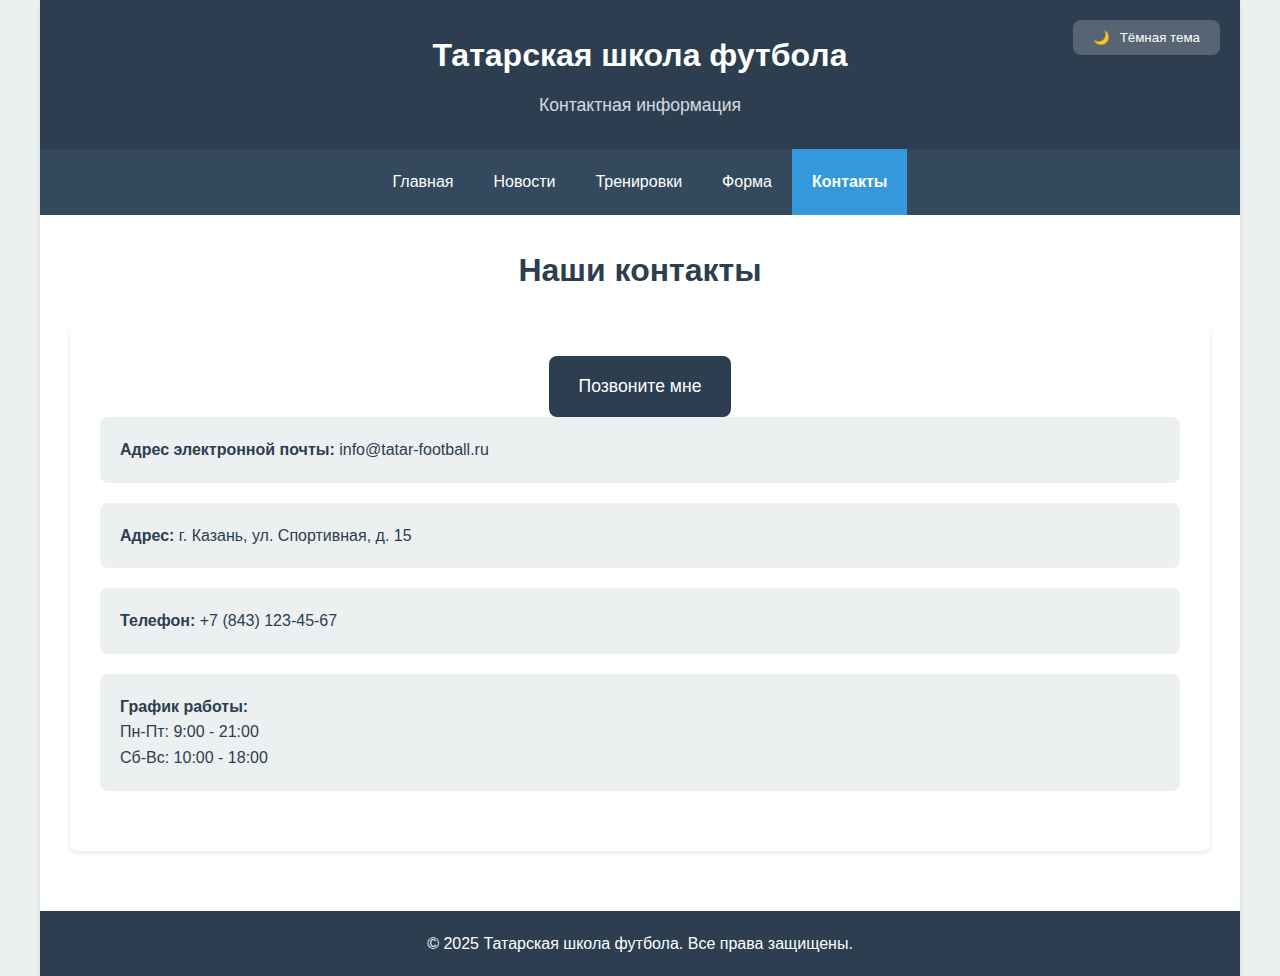
<file: pages/contacts.html>
<!DOCTYPE html>
<html lang="ru">
<head>
    <meta charset="UTF-8">
    <meta name="viewport" content="width=device-width, initial-scale=1.0">
    <title>Контакты - Татарская школа футбола</title>
    <meta name="description" content="Контакты Татарской школы футбола">
    <link rel="icon" href="../assets/favicon.ico" type="image/x-icon">
    <link rel="stylesheet" href="../style/styles.css">
</head>
<body data-theme="light">
    <div class="page">
        <header class="header">
            <div class="header__content">
                <h1 class="header__title">Татарская школа футбола</h1>
                <p class="header__subtitle">Контактная информация</p>
                <button class="theme-toggle" id="themeToggle">
                    <span class="theme-toggle__icon">🌙</span>
                    <span class="theme-toggle__text">Тёмная тема</span>
                </button>
            </div>
        </header>
        
        <nav class="nav">
            <ul class="nav__list">
                <li class="nav__item"><a href="../index.html" class="nav__link">Главная</a></li>
                <li class="nav__item"><a href="news.html" class="nav__link">Новости</a></li>
                <li class="nav__item"><a href="practices.html" class="nav__link">Тренировки</a></li>
                <li class="nav__item"><a href="goods.html" class="nav__link">Форма</a></li>
                <li class="nav__item nav__item--active"><a href="contacts.html" class="nav__link">Контакты</a></li>
            </ul>
        </nav>

        <main class="main">
            <h1 class="page-title">Наши контакты</h1>
            
            <div class="contacts-container">
                <button class="call-button" onclick="document.getElementById('contactModal').showModal()">
                    Позвоните мне
                </button>
                
                <div class="contact-info">
                    <div class="contact-item">
                        <strong>Адрес электронной почты:</strong> info@tatar-football.ru
                    </div>
                    <div class="contact-item">
                        <strong>Адрес:</strong> г. Казань, ул. Спортивная, д. 15
                    </div>
                    <div class="contact-item">
                        <strong>Телефон:</strong> +7 (843) 123-45-67
                    </div>
                    <div class="contact-item">
                        <strong>График работы:</strong><br>
                        Пн-Пт: 9:00 - 21:00<br>
                        Сб-Вс: 10:00 - 18:00
                    </div>
                </div>
            </div>
        </main>

        <footer class="footer">
            <div class="footer__content">
                &copy; 2025 Татарская школа футбола. Все права защищены.
            </div>
        </footer>

        <dialog id="contactModal">
            <div class="modal-header">
                <h2>Форма обратной связи</h2>
            </div>

            <div class="modal-content">
                <form id="feedbackForm">
                    <div class="form-group">
                        <label for="name">Имя <span class="required">*</span></label>
                        <input type="text" id="name" name="name" required placeholder="Введите ваше имя">
                    </div>
                    
                    <div class="form-group">
                        <label for="phone">Телефон <span class="required">*</span></label>
                        <input type="tel" id="phone" name="phone" required placeholder="+7 (XXX) XXX-XX-XX">
                    </div>
                    
                    <div class="form-group">
                        <label for="email">Электронная почта <span class="required">*</span></label>
                        <input type="email" id="email" name="email" required placeholder="example@mail.ru">
                    </div>
                    
                    <div class="form-group">
                        <label for="category">Категория обращения <span class="required">*</span></label>
                        <select id="category" name="category" required>
                            <option value="">Выберите категорию</option>
                            <option value="training">Запись на тренировки</option>
                            <option value="equipment">Покупка формы</option>
                            <option value="cooperation">Сотрудничество</option>
                            <option value="question">Вопрос тренеру</option>
                            <option value="other">Другое</option>
                        </select>
                    </div>
                    
                    <div class="form-group">
                        <label for="message">Текст обращения <span class="required">*</span></label>
                        <textarea id="message" name="message" required placeholder="Опишите вашу проблему или вопрос..."></textarea>
                    </div>

                    <div class="modal-actions">
                        <button type="button" class="btn btn-secondary" onclick="clearForm()">Отмена</button>
                        <button type="button" class="btn btn-primary" onclick="submitForm()">Отправить</button>
                    </div>
                </form>
            </div>
        </dialog>

        
        <script src="../src/script.js"></script>
    </div>
</body>
</html>
</file>
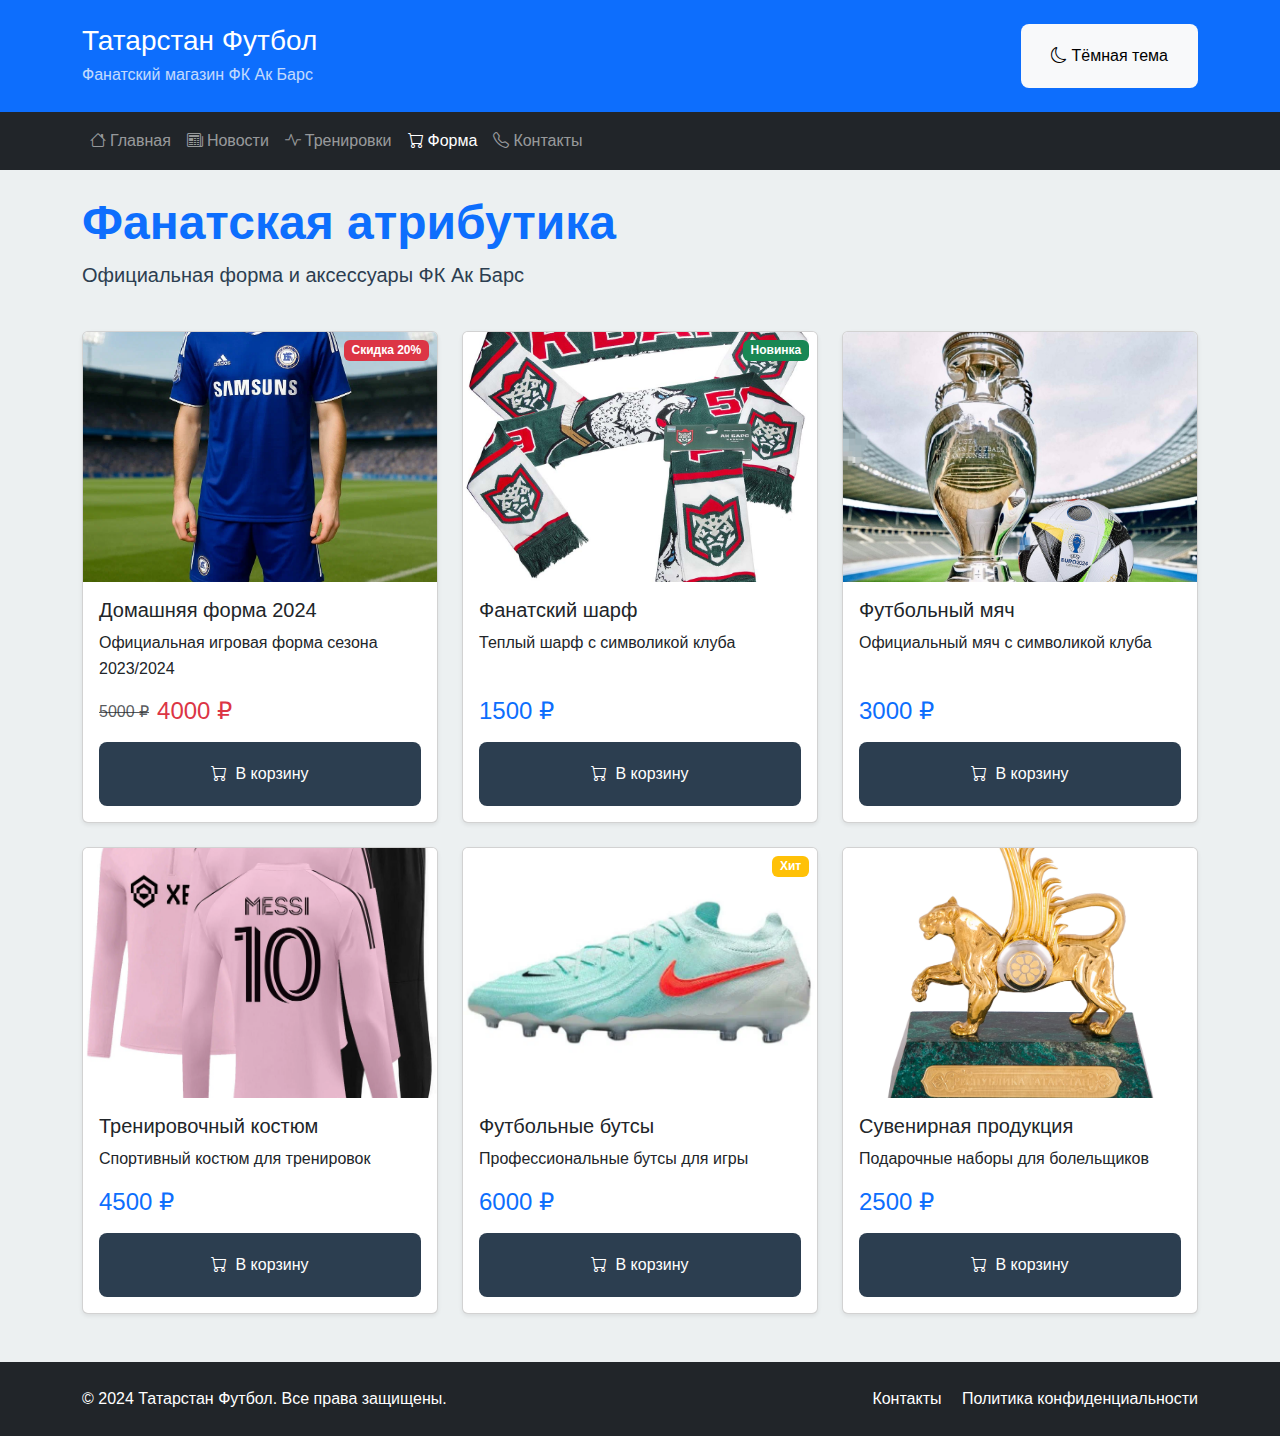
<file: pages/goods.html>
<!-- <!DOCTYPE html>
<html lang="ru">
<head>
    <meta charset="UTF-8">
    <meta name="viewport" content="width=device-width, initial-scale=1.0">
    <title>Магазин - Татарстан Футбол</title>
    <link href="https://cdn.jsdelivr.net/npm/bootstrap@5.3.2/dist/css/bootstrap.min.css" rel="stylesheet">
    <link rel="stylesheet" href="https://cdn.jsdelivr.net/npm/bootstrap-icons@1.11.1/font/bootstrap-icons.css">
    <link rel="stylesheet" href="../style/styles.css">
</head>
<body data-theme="light">
    <div class="page">
        <header class="header">
            <div class="header__content">
                <h1 class="header__title">Фанатский магазин</h1>
                <p class="header__subtitle">Официальная атрибутика ФК Ак Барс</p>
                <button class="theme-toggle" id="themeToggle">
                    <span class="theme-toggle__icon">🌙</span>
                    <span class="theme-toggle__text">Тёмная тема</span>
                </button>
            </div>
        </header>

        <nav class="nav">
            <ul class="nav__list">
                <li class="nav__item"><a href="../index.html" class="nav__link">Главная</a></li>
                <li class="nav__item"><a href="news.html" class="nav__link">Новости</a></li>
                <li class="nav__item"><a href="practices.html" class="nav__link">Тренировки</a></li>
                <li class="nav__item nav__item--active"><a href="goods.html" class="nav__link">Форма</a></li>
                <li class="nav__item"><a href="contacts.html" class="nav__link">Контакты</a></li>
            </ul>
        </nav>

        <main class="main">
            <h1 class="page-title">Фанатская атрибутика</h1>
            
            <div class="products__grid">
                
                <div class="product-card product-card--sale">
                    <div class="product-card__badge">Скидка 20%</div>
                    <img class="product-card__image" src="../images/footforma.webp" alt="Игровая форма">
                    <h3 class="product-card__title">Домашняя форма 2024</h3>
                    <p class="product-card__desc">Официальная игровая форма сезона 2023/2024</p>
                    <div class="product-card__price">
                        <span class="product-card__price-old">5000 ₽</span>
                        <span class="product-card__price-current">4000 ₽</span>
                    </div>
                    <button class="product-card__button">
                        <i class="bi bi-cart"></i> В корзину
                    </button>
                </div>

                <div class="product-card product-card--new">
                    <div class="product-card__badge">Новинка</div>
                    <img class="product-card__image" src="../images/warf.jpg" alt="Фанатский шарф">
                    <h3 class="product-card__title">Фанатский шарф</h3>
                    <p class="product-card__desc">Теплый шарф с символикой клуба</p>
                    <div class="product-card__price">
                        <span class="product-card__price-current">1500 ₽</span>
                    </div>
                    <button class="product-card__button">
                        <i class="bi bi-cart"></i> В корзину
                    </button>
                </div>

                <div class="product-card">
                    <img class="product-card__image" src="../images/bol.jpg" alt="Бейсболка">
                    <h3 class="product-card__title">Футбольный мяч</h3>
                    <p class="product-card__desc">Официальный мяч с символикой клуба</p>
                    <div class="product-card__price">
                        <span class="product-card__price-current">3000 ₽</span>
                    </div>
                    <button class="product-card__button">
                        <i class="bi bi-cart"></i> В корзину
                    </button>
                </div>

                <div class="product-card">
                    <img class="product-card__image" src="../images/kostum.webp" alt="Рюкзак">
                    <h3 class="product-card__title">Тренировочный костюм</h3>
                    <p class="product-card__desc">Спортивный костюм для тренировок</p>
                    <div class="product-card__price">
                        <span class="product-card__price-current">4500 ₽</span>
                    </div>
                    <button class="product-card__button">
                        <i class="bi bi-cart"></i> В корзину
                    </button>
                </div>

                <div class="product-card">
                    <div class="product-card__badge">Хит</div>
                    <img class="product-card__image" src="../images/cross.webp" alt="Мяч">
                    <h3 class="product-card__title">Футбольные бутсы</h3>
                    <p class="product-card__desc">Профессиональные бутсы для игры</p>
                    <div class="product-card__price">
                        <span class="product-card__price-current">6000 ₽</span>
                    </div>
                    <button class="product-card__button">
                        <i class="bi bi-cart"></i> В корзину
                    </button>
                </div>

                <div class="product-card">
                    <img class="product-card__image" src="../images/souvenirs.webp" alt="Термос">
                    <h3 class="product-card__title">Сувенирная продукция</h3>
                    <p class="product-card__desc">Подарочные наборы для болельщиков</p>
                    <div class="product-card__price">
                        <span class="product-card__price-current">2500 ₽</span>
                    </div>
                    <button class="product-card__button">
                        <i class="bi bi-cart"></i> В корзину
                    </button>
                </div>
            </div>
        </main>

        <footer class="footer">
            <div class="footer__content">
                &copy; 2024 Татарстан Футбол. Все права защищены.
            </div>
        </footer>
    </div>

    <script src="https://cdn.jsdelivr.net/npm/bootstrap@5.3.2/dist/js/bootstrap.bundle.min.js"></script>
    <script src="../script.js"></script>
</body>
</html> -->
<!DOCTYPE html>
<html lang="ru">
<head>
    <meta charset="UTF-8">
    <meta name="viewport" content="width=device-width, initial-scale=1.0">
    <title>Магазин - Татарстан Футбол</title>
    <link href="https://cdn.jsdelivr.net/npm/bootstrap@5.3.2/dist/css/bootstrap.min.css" rel="stylesheet">
    <link rel="stylesheet" href="https://cdn.jsdelivr.net/npm/bootstrap-icons@1.11.1/font/bootstrap-icons.css">
    <link rel="stylesheet" href="../style/styles.css">
</head>
<body data-theme="light">
    <div class="container-fluid p-0">
        <header class="bg-primary text-white py-4">
            <div class="container">
                <div class="row align-items-center">
                    <div class="col">
                        <h1 class="h3 mb-1">Татарстан Футбол</h1>
                        <p class="mb-0 opacity-75">Фанатский магазин ФК Ак Барс</p>
                    </div>
                    <div class="col-auto">
                        <button class="btn btn-light btn-sm" id="themeToggle">
                            <i class="bi bi-moon"></i> Тёмная тема
                        </button>
                    </div>
                </div>
            </div>
        </header>
        
        <nav class="navbar navbar-expand-lg navbar-dark bg-dark">
            <div class="container">
                <button class="navbar-toggler" type="button" data-bs-toggle="collapse" data-bs-target="#navbarNav">
                    <span class="navbar-toggler-icon"></span>
                </button>
                <div class="collapse navbar-collapse" id="navbarNav">
                    <ul class="navbar-nav">
                        <li class="nav-item">
                            <a class="nav-link" href="../index.html">
                                <i class="bi bi-house me-1"></i>Главная
                            </a>
                        </li>
                        <li class="nav-item">
                            <a class="nav-link" href="news.html">
                                <i class="bi bi-newspaper me-1"></i>Новости
                            </a>
                        </li>
                        <li class="nav-item">
                            <a class="nav-link" href="practices.html">
                                <i class="bi bi-activity me-1"></i>Тренировки
                            </a>
                        </li>
                        <li class="nav-item active">
                            <a class="nav-link active" href="goods_bootstrap.html">
                                <i class="bi bi-cart me-1"></i>Форма
                            </a>
                        </li>
                        <li class="nav-item">
                            <a class="nav-link" href="contacts.html">
                                <i class="bi bi-telephone me-1"></i>Контакты
                            </a>
                        </li>
                    </ul>
                </div>
            </div>
        </nav>
        
        <main class="container my-4">
            <div class="row mb-4">
                <div class="col">
                    <h1 class="display-5 fw-bold text-primary">Фанатская атрибутика</h1>
                    <p class="lead">Официальная форма и аксессуары ФК Ак Барс</p>
                </div>
            </div>
            
            <div class="row g-4">
               
                <div class="col-md-6 col-lg-4">
                    <div class="card h-100 shadow-sm">
                        <span class="badge bg-danger position-absolute top-0 end-0 m-2">Скидка 20%</span>
                        <img src="../images/footforma.webp" class="card-img-top" alt="Домашняя форма" style="height: 250px; object-fit: cover;">
                        <div class="card-body d-flex flex-column">
                            <h5 class="card-title">Домашняя форма 2024</h5>
                            <p class="card-text flex-grow-1">Официальная игровая форма сезона 2023/2024</p>
                            <div class="mt-auto">
                                <div class="d-flex align-items-center mb-3">
                                    <span class="text-muted text-decoration-line-through me-2">5000 ₽</span>
                                    <span class="h4 text-danger mb-0">4000 ₽</span>
                                </div>
                                <button class="btn btn-primary w-100">
                                    <i class="bi bi-cart me-2"></i>В корзину
                                </button>
                            </div>
                        </div>
                    </div>
                </div>
                
                
                <div class="col-md-6 col-lg-4">
                    <div class="card h-100 shadow-sm">
                        <span class="badge bg-success position-absolute top-0 end-0 m-2">Новинка</span>
                        <img src="../images/warf.jpg" class="card-img-top" alt="Фанатский шарф" style="height: 250px; object-fit: cover;">
                        <div class="card-body d-flex flex-column">
                            <h5 class="card-title">Фанатский шарф</h5>
                            <p class="card-text flex-grow-1">Теплый шарф с символикой клуба</p>
                            <div class="mt-auto">
                                <div class="mb-3">
                                    <span class="h4 text-primary">1500 ₽</span>
                                </div>
                                <button class="btn btn-primary w-100">
                                    <i class="bi bi-cart me-2"></i>В корзину
                                </button>
                            </div>
                        </div>
                    </div>
                </div>
                
                <div class="col-md-6 col-lg-4">
                    <div class="card h-100 shadow-sm">
                        <img src="../images/bol.jpg" class="card-img-top" alt="Футбольный мяч" style="height: 250px; object-fit: cover;">
                        <div class="card-body d-flex flex-column">
                            <h5 class="card-title">Футбольный мяч</h5>
                            <p class="card-text flex-grow-1">Официальный мяч с символикой клуба</p>
                            <div class="mt-auto">
                                <div class="mb-3">
                                    <span class="h4 text-primary">3000 ₽</span>
                                </div>
                                <button class="btn btn-primary w-100">
                                    <i class="bi bi-cart me-2"></i>В корзину
                                </button>
                            </div>
                        </div>
                    </div>
                </div>

          
                <div class="col-md-6 col-lg-4">
                    <div class="card h-100 shadow-sm">
                        <img src="../images/kostum.webp" class="card-img-top" alt="Тренировочный костюм" style="height: 250px; object-fit: cover;">
                        <div class="card-body d-flex flex-column">
                            <h5 class="card-title">Тренировочный костюм</h5>
                            <p class="card-text flex-grow-1">Спортивный костюм для тренировок</p>
                            <div class="mt-auto">
                                <div class="mb-3">
                                    <span class="h4 text-primary">4500 ₽</span>
                                </div>
                                <button class="btn btn-primary w-100">
                                    <i class="bi bi-cart me-2"></i>В корзину
                                </button>
                            </div>
                        </div>
                    </div>
                </div>

           
                <div class="col-md-6 col-lg-4">
                    <div class="card h-100 shadow-sm">
                        <span class="badge bg-warning position-absolute top-0 end-0 m-2">Хит</span>
                        <img src="../images/cross.webp" class="card-img-top" alt="Футбольные бутсы" style="height: 250px; object-fit: cover;">
                        <div class="card-body d-flex flex-column">
                            <h5 class="card-title">Футбольные бутсы</h5>
                            <p class="card-text flex-grow-1">Профессиональные бутсы для игры</p>
                            <div class="mt-auto">
                                <div class="mb-3">
                                    <span class="h4 text-primary">6000 ₽</span>
                                </div>
                                <button class="btn btn-primary w-100">
                                    <i class="bi bi-cart me-2"></i>В корзину
                                </button>
                            </div>
                        </div>
                    </div>
                </div>

               
                <div class="col-md-6 col-lg-4">
                    <div class="card h-100 shadow-sm">
                        <img src="../images/souvenirs.webp" class="card-img-top" alt="Сувенирная продукция" style="height: 250px; object-fit: cover;">
                        <div class="card-body d-flex flex-column">
                            <h5 class="card-title">Сувенирная продукция</h5>
                            <p class="card-text flex-grow-1">Подарочные наборы для болельщиков</p>
                            <div class="mt-auto">
                                <div class="mb-3">
                                    <span class="h4 text-primary">2500 ₽</span>
                                </div>
                                <button class="btn btn-primary w-100">
                                    <i class="bi bi-cart me-2"></i>В корзину
                                </button>
                            </div>
                        </div>
                    </div>
                </div>
            </div>
        </main>
        
        <footer class="bg-dark text-white py-4 mt-5">
            <div class="container">
                <div class="row align-items-center">
                    <div class="col-md-6">
                        <p class="mb-0">&copy; 2024 Татарстан Футбол. Все права защищены.</p>
                    </div>
                    <div class="col-md-6 text-md-end">
                        <a href="contacts.html" class="text-white text-decoration-none me-3">Контакты</a>
                        <a href="#" class="text-white text-decoration-none">Политика конфиденциальности</a>
                    </div>
                </div>
            </div>
        </footer>
    </div>

    <script src="https://cdn.jsdelivr.net/npm/bootstrap@5.3.2/dist/js/bootstrap.bundle.min.js"></script>
    <script src="../src/script.js"></script>
</body>
</html>
</file>
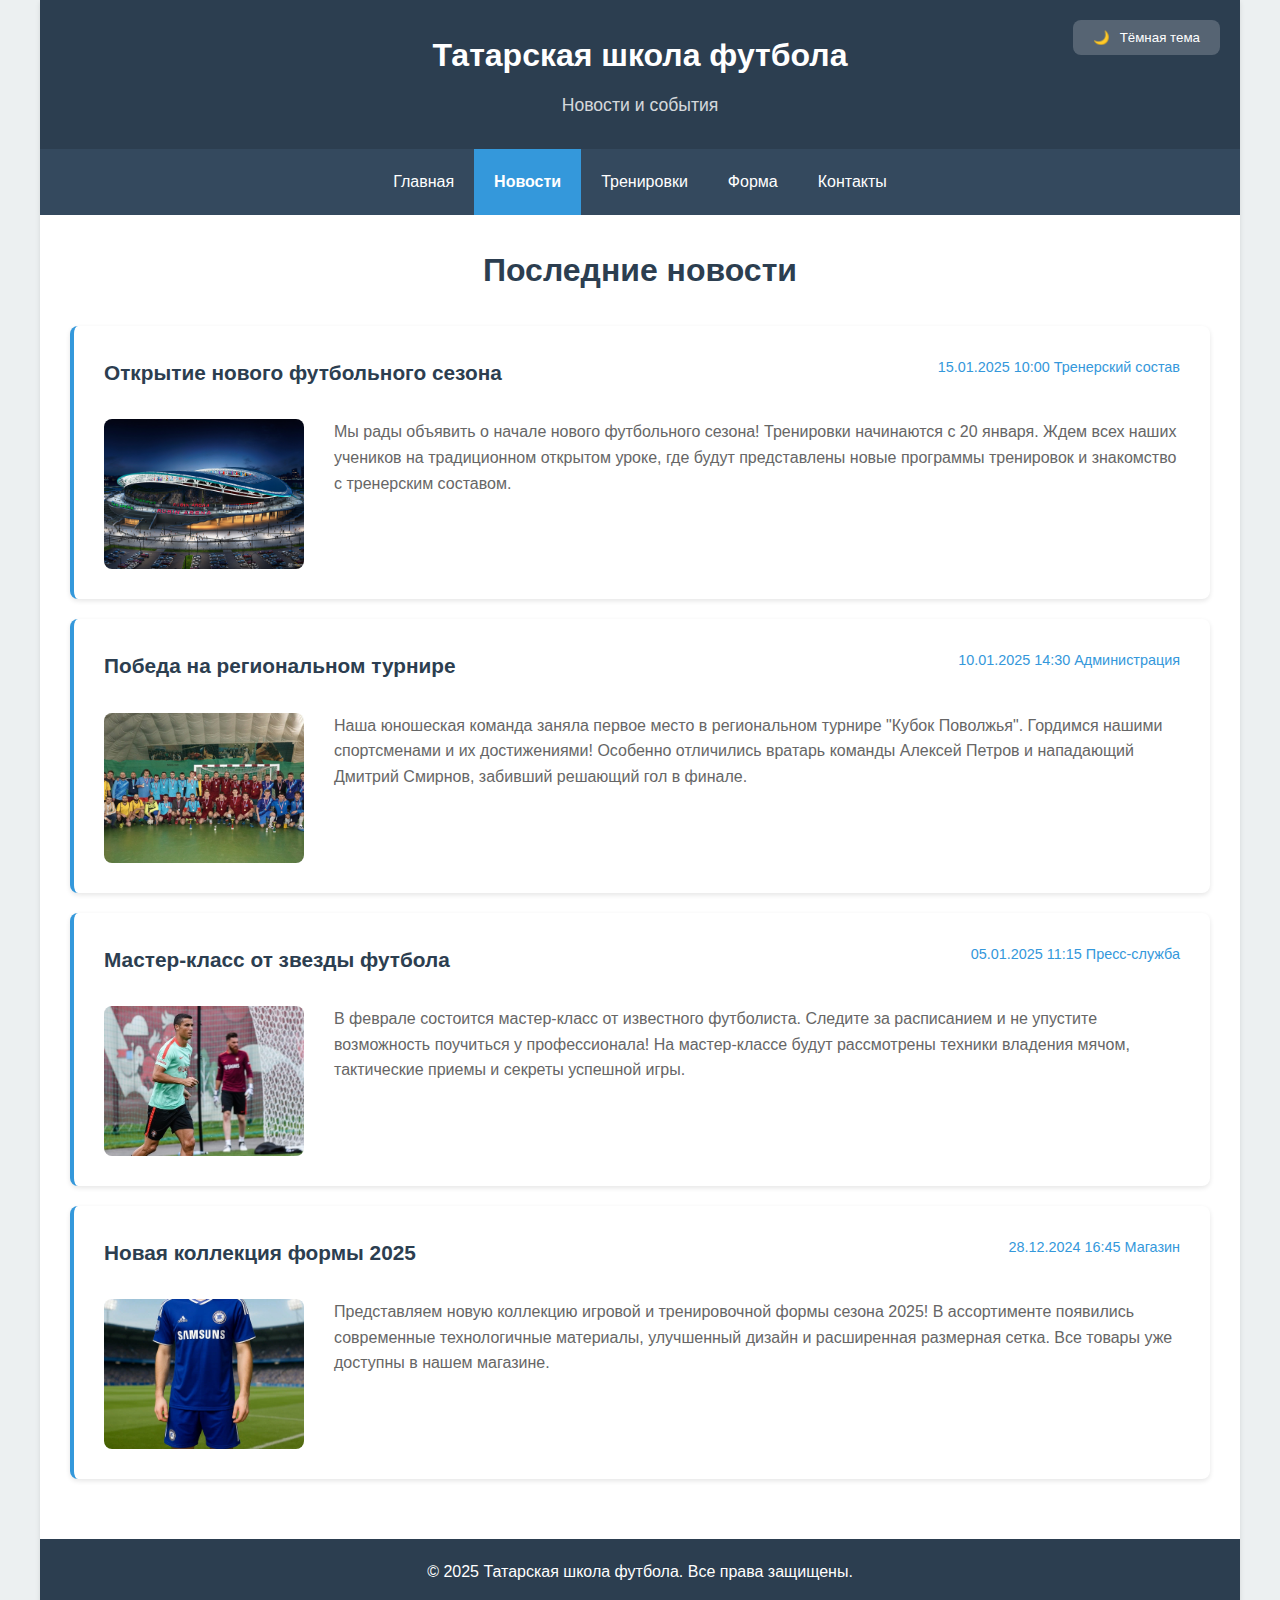
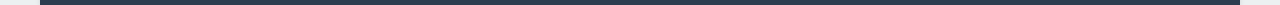
<file: pages/news.html>
<!DOCTYPE html>
<html lang="ru">
<head>
    <meta charset="UTF-8">
    <meta name="viewport" content="width=device-width, initial-scale=1.0">
    <title>Новости - Татарская школа футбола</title>
    <meta name="description" content="Новости и события Татарской школы футбола">
    <link rel="icon" href="../assets/favicon.ico" type="image/x-icon">
    <link rel="stylesheet" href="../style/styles.css">
</head>
<body data-theme="light">
    <div class="page">
        <header class="header">
            <div class="header__content">
                <h1 class="header__title">Татарская школа футбола</h1>
                <p class="header__subtitle">Новости и события</p>
                <button class="theme-toggle" id="themeToggle">
                    <span class="theme-toggle__icon">🌙</span>
                    <span class="theme-toggle__text">Тёмная тема</span>
                </button>
            </div>
        </header>
        
        <nav class="nav">
            <ul class="nav__list">
                <li class="nav__item"><a href="../index.html" class="nav__link">Главная</a></li>
                <li class="nav__item nav__item--active"><a href="news.html" class="nav__link">Новости</a></li>
                <li class="nav__item"><a href="practices.html" class="nav__link">Тренировки</a></li>
                <li class="nav__item"><a href="goods.html" class="nav__link">Форма</a></li>
                <li class="nav__item"><a href="contacts.html" class="nav__link">Контакты</a></li>
            </ul>
        </nav>

        <main class="main">
            <h1 class="page-title">Последние новости</h1>
            
            <div class="news-container">
                <div class="news-item">
                    <div class="news-item__header">
                        <h2 class="news-title">Открытие нового футбольного сезона</h2>
                        <span class="news-meta">15.01.2025 10:00 Тренерский состав</span>
                    </div>
                    <div class="news-item__content">
                        <img src="../images/arena.jpg" alt="Открытие сезона" class="news-item__image">
                        <p class="news-text">Мы рады объявить о начале нового футбольного сезона! Тренировки начинаются с 20 января. 
                           Ждем всех наших учеников на традиционном открытом уроке, где будут представлены новые программы тренировок 
                           и знакомство с тренерским составом.</p>
                    </div>
                </div>
                
                <div class="news-item">
                    <div class="news-item__header">
                        <h2 class="news-title">Победа на региональном турнире</h2>
                        <span class="news-meta">10.01.2025 14:30 Администрация</span>
                    </div>
                    <div class="news-item__content">
                        <img src="../images/kybok.jpg" alt="Победа на турнире" class="news-item__image">
                        <p class="news-text">Наша юношеская команда заняла первое место в региональном турнире "Кубок Поволжья". 
                           Гордимся нашими спортсменами и их достижениями! Особенно отличились вратарь команды Алексей Петров 
                           и нападающий Дмитрий Смирнов, забивший решающий гол в финале.</p>
                    </div>
                </div>
                
                <div class="news-item">
                    <div class="news-item__header">
                        <h2 class="news-title">Мастер-класс от звезды футбола</h2>
                        <span class="news-meta">05.01.2025 11:15 Пресс-служба</span>
                    </div>
                    <div class="news-item__content">
                        <img src="../images/star.jpg" alt="Мастер-класс" class="news-item__image">
                        <p class="news-text">В феврале состоится мастер-класс от известного футболиста. Следите за расписанием 
                           и не упустите возможность поучиться у профессионала! На мастер-классе будут рассмотрены техники владения мячом, 
                           тактические приемы и секреты успешной игры.</p>
                    </div>
                </div>

                <div class="news-item">
                    <div class="news-item__header">
                        <h2 class="news-title">Новая коллекция формы 2025</h2>
                        <span class="news-meta">28.12.2024 16:45 Магазин</span>
                    </div>
                    <div class="news-item__content">
                        <img src="../images/footforma.webp" alt="Новая форма" class="news-item__image">
                        <p class="news-text">Представляем новую коллекцию игровой и тренировочной формы сезона 2025! 
                           В ассортименте появились современные технологичные материалы, улучшенный дизайн и расширенная размерная сетка. 
                           Все товары уже доступны в нашем магазине.</p>
                    </div>
                </div>
            </div>
        </main>

        <footer class="footer">
            <div class="footer__content">
                &copy; 2025 Татарская школа футбола. Все права защищены.
            </div>
        </footer>
    </div>
    
    <script src="../src/script.js"></script>
</body>
</html>
</file>
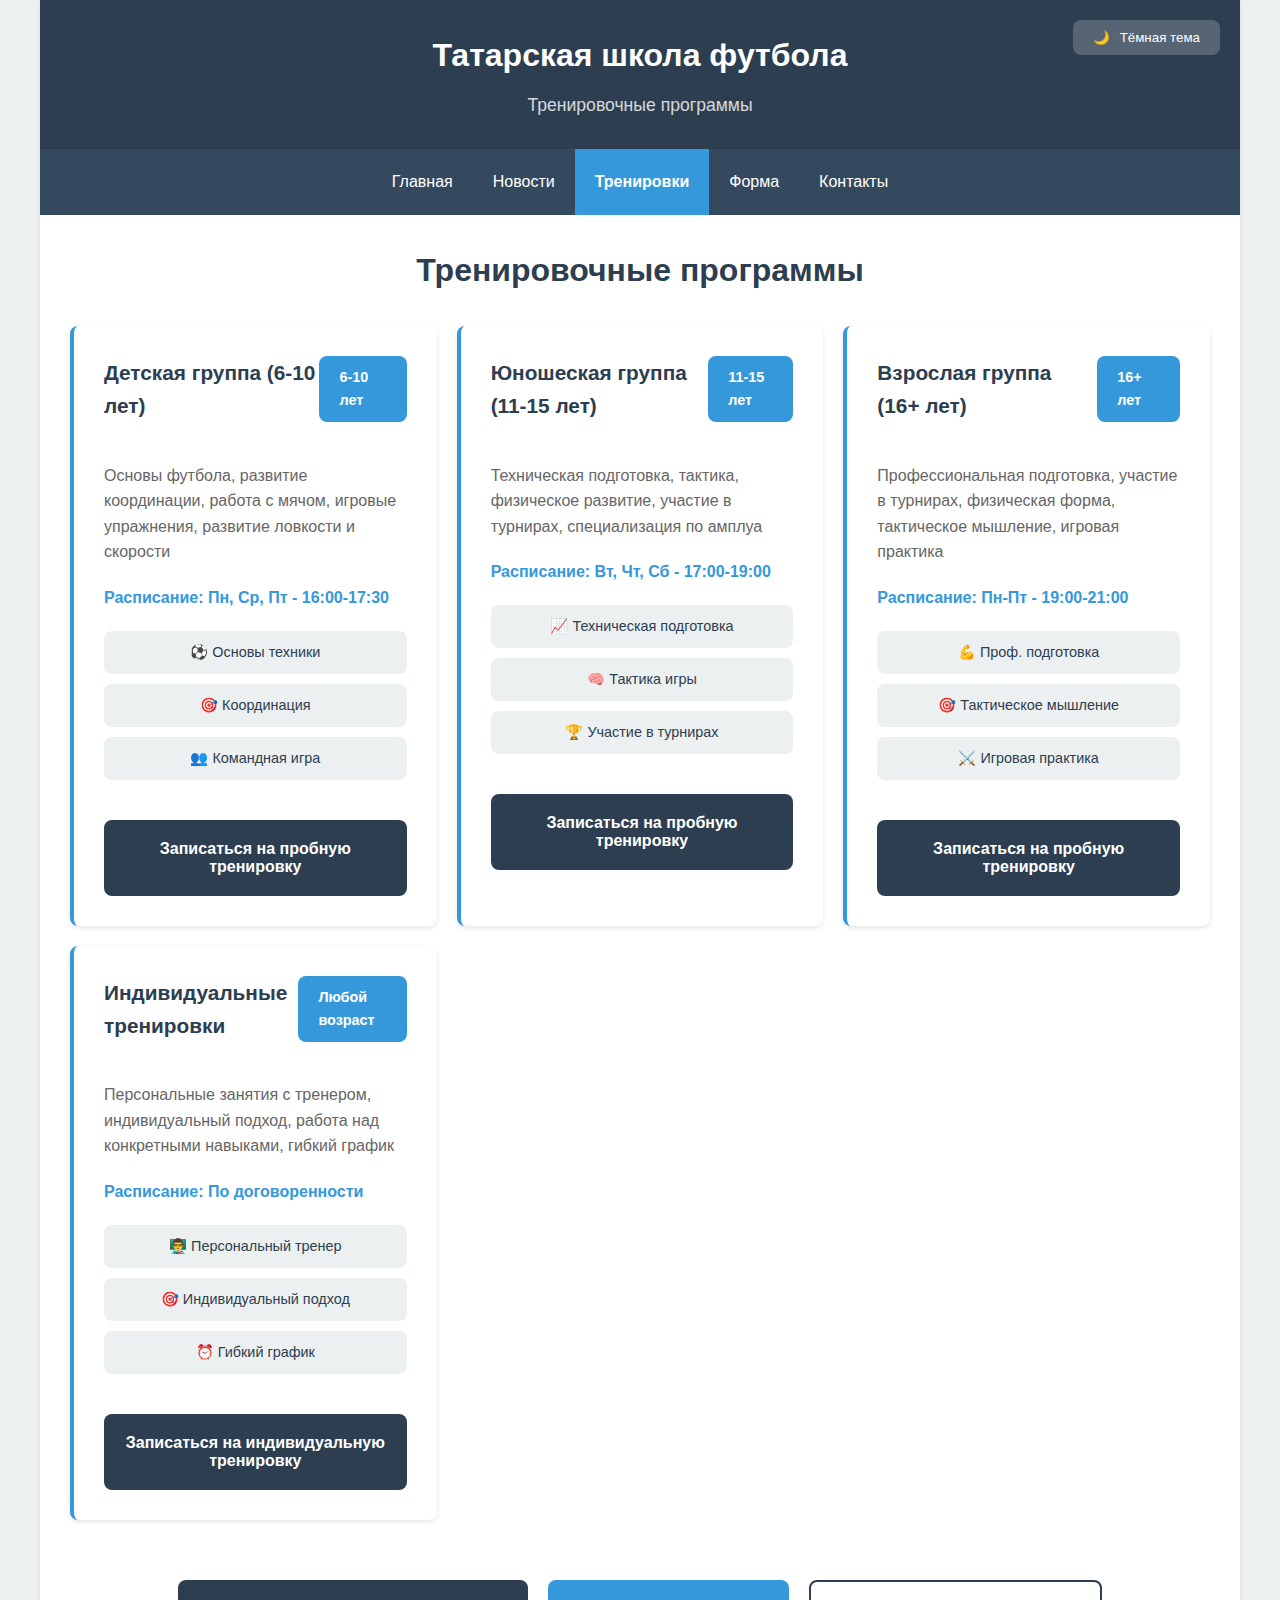
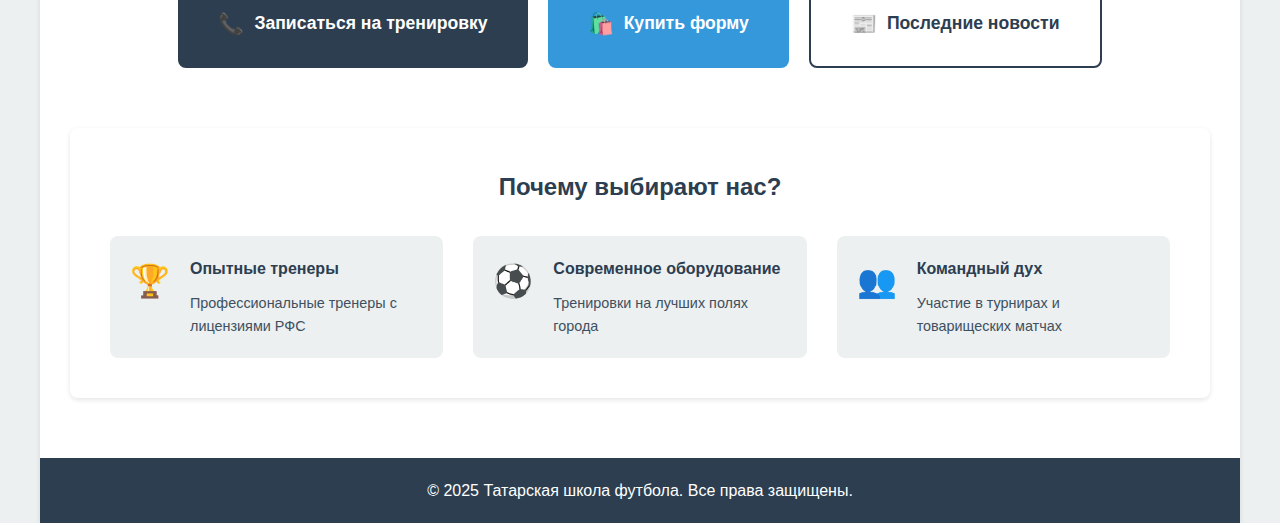
<file: pages/practices.html>
<!DOCTYPE html>
<html lang="ru">
<head>
    <meta charset="UTF-8">
    <meta name="viewport" content="width=device-width, initial-scale=1.0">
    <title>Тренировки - Татарская школа футбола</title>
    <meta name="description" content="Тренировочные программы Татарской школы футбола">
    <link rel="icon" href="../assets/favicon.ico" type="image/x-icon">
    <link rel="stylesheet" href="../style/styles.css">
</head>
<body data-theme="light">
    <div class="page">
        <header class="header">
            <div class="header__content">
                <h1 class="header__title">Татарская школа футбола</h1>
                <p class="header__subtitle">Тренировочные программы</p>
                <button class="theme-toggle" id="themeToggle">
                    <span class="theme-toggle__icon">🌙</span>
                    <span class="theme-toggle__text">Тёмная тема</span>
                </button>
            </div>
        </header>
        
        <nav class="nav">
            <ul class="nav__list">
                <li class="nav__item"><a href="../index.html" class="nav__link">Главная</a></li>
                <li class="nav__item"><a href="news.html" class="nav__link">Новости</a></li>
                <li class="nav__item nav__item--active"><a href="practices.html" class="nav__link">Тренировки</a></li>
                <li class="nav__item"><a href="goods.html" class="nav__link">Форма</a></li>
                <li class="nav__item"><a href="contacts.html" class="nav__link">Контакты</a></li>
            </ul>
        </nav>

        <main class="main">
            <h1 class="page-title">Тренировочные программы</h1>
            
            <div class="practices-grid">
                <div class="practice-card practice-card--children">
                    <div class="practice-card__header">
                        <h2 class="practice-card__title">Детская группа (6-10 лет)</h2>
                        <span class="practice-card__age">6-10 лет</span>
                    </div>
                    <p class="practice-card__desc">Основы футбола, развитие координации, работа с мячом, игровые упражнения, развитие ловкости и скорости</p>
                    <div class="practice-card__schedule">
                        <strong>Расписание:</strong> Пн, Ср, Пт - 16:00-17:30
                    </div>
                    <div class="practice-card__features">
                        <span class="practice-feature">⚽ Основы техники</span>
                        <span class="practice-feature">🎯 Координация</span>
                        <span class="practice-feature">👥 Командная игра</span>
                    </div>
                    <button class="practice-card__button" onclick="location.href='contacts.html'">
                        Записаться на пробную тренировку
                    </button>
                </div>
                
                <div class="practice-card practice-card--youth">
                    <div class="practice-card__header">
                        <h2 class="practice-card__title">Юношеская группа (11-15 лет)</h2>
                        <span class="practice-card__age">11-15 лет</span>
                    </div>
                    <p class="practice-card__desc">Техническая подготовка, тактика, физическое развитие, участие в турнирах, специализация по амплуа</p>
                    <div class="practice-card__schedule">
                        <strong>Расписание:</strong> Вт, Чт, Сб - 17:00-19:00
                    </div>
                    <div class="practice-card__features">
                        <span class="practice-feature">📈 Техническая подготовка</span>
                        <span class="practice-feature">🧠 Тактика игры</span>
                        <span class="practice-feature">🏆 Участие в турнирах</span>
                    </div>
                    <button class="practice-card__button" onclick="location.href='contacts.html'">
                        Записаться на пробную тренировку
                    </button>
                </div>
                
                <div class="practice-card practice-card--adult">
                    <div class="practice-card__header">
                        <h2 class="practice-card__title">Взрослая группа (16+ лет)</h2>
                        <span class="practice-card__age">16+ лет</span>
                    </div>
                    <p class="practice-card__desc">Профессиональная подготовка, участие в турнирах, физическая форма, тактическое мышление, игровая практика</p>
                    <div class="practice-card__schedule">
                        <strong>Расписание:</strong> Пн-Пт - 19:00-21:00
                    </div>
                    <div class="practice-card__features">
                        <span class="practice-feature">💪 Проф. подготовка</span>
                        <span class="practice-feature">🎯 Тактическое мышление</span>
                        <span class="practice-feature">⚔️ Игровая практика</span>
                    </div>
                    <button class="practice-card__button" onclick="location.href='contacts.html'">
                        Записаться на пробную тренировку
                    </button>
                </div>
                
                <div class="practice-card practice-card--individual">
                    <div class="practice-card__header">
                        <h2 class="practice-card__title">Индивидуальные тренировки</h2>
                        <span class="practice-card__age">Любой возраст</span>
                    </div>
                    <p class="practice-card__desc">Персональные занятия с тренером, индивидуальный подход, работа над конкретными навыками, гибкий график</p>
                    <div class="practice-card__schedule">
                        <strong>Расписание:</strong> По договоренности
                    </div>
                    <div class="practice-card__features">
                        <span class="practice-feature">👨‍🏫 Персональный тренер</span>
                        <span class="practice-feature">🎯 Индивидуальный подход</span>
                        <span class="practice-feature">⏰ Гибкий график</span>
                    </div>
                    <button class="practice-card__button" onclick="location.href='contacts.html'">
                        Записаться на индивидуальную тренировку
                    </button>
                </div>
            </div>

            <div class="practice-actions">
                <div class="action-buttons">
                    <button class="action-button action-button--primary" onclick="location.href='contacts.html'">
                        <span class="action-button__icon">📞</span>
                        <span class="action-button__text">Записаться на тренировку</span>
                    </button>
                    <button class="action-button action-button--secondary" onclick="location.href='goods.html'">
                        <span class="action-button__icon">🛍️</span>
                        <span class="action-button__text">Купить форму</span>
                    </button>
                    <button class="action-button action-button--outline" onclick="location.href='news.html'">
                        <span class="action-button__icon">📰</span>
                        <span class="action-button__text">Последние новости</span>
                    </button>
                </div>
            </div>

            <!-- Дополнительная информация -->
            <div class="practice-info">
                <div class="info-card">
                    <h3 class="info-card__title">Почему выбирают нас?</h3>
                    <div class="info-card__content">
                        <div class="benefit">
                            <span class="benefit__icon">🏆</span>
                            <div class="benefit__content">
                                <h4 class="benefit__title">Опытные тренеры</h4>
                                <p class="benefit__desc">Профессиональные тренеры с лицензиями РФС</p>
                            </div>
                        </div>
                        <div class="benefit">
                            <span class="benefit__icon">⚽</span>
                            <div class="benefit__content">
                                <h4 class="benefit__title">Современное оборудование</h4>
                                <p class="benefit__desc">Тренировки на лучших полях города</p>
                            </div>
                        </div>
                        <div class="benefit">
                            <span class="benefit__icon">👥</span>
                            <div class="benefit__content">
                                <h4 class="benefit__title">Командный дух</h4>
                                <p class="benefit__desc">Участие в турнирах и товарищеских матчах</p>
                            </div>
                        </div>
                    </div>
                </div>
            </div>
        </main>

        <footer class="footer">
            <div class="footer__content">
                &copy; 2025 Татарская школа футбола. Все права защищены.
            </div>
        </footer>
    </div>
    
    <script src="../src/script.js"></script>
</body>
</html>
</file>
<file: style/styles.css>
:root {
    --color-main: #2c3e50;
    --color-accent: #3498db;
    --color-light: #ecf0f1;
    --color-dark: #34495e;
    --color-text: #2c3e50;
    --color-white: #ffffff;
    --color-secondary: #e74c3c;
    --color-success: #27ae60;

    --shadow: 0 2px 5px rgba(0,0,0,0.1);
    --radius: 8px;
    --space-sm: 10px;
    --space-md: 20px;
    --space-lg: 30px;
    --space-xl: 40px;
    --space-2xl: 60px;
    --transition: all 0.3s ease;
}

[data-theme="dark"] {
    --color-main: #34495e;
    --color-accent: #2980b9;
    --color-light: #2c3e50;
    --color-dark: #2c3e50;
    --color-text: #ecf0f1;
    --color-white: #34495e;
    --color-secondary: #c0392b;
    --color-success: #229954;
    
    --shadow: 0 2px 5px rgba(0,0,0,0.3);
}

/* Стили для Bootstrap в темной теме */
[data-theme="dark"] .bg-light {
    background-color: var(--color-dark) !important;
}

[data-theme="dark"] .text-primary {
    color: var(--color-accent) !important;
}

[data-theme="dark"] .bg-primary {
    background-color: var(--color-main) !important;
}

[data-theme="dark"] .card {
    background-color: var(--color-white);
    border-color: var(--color-dark);
}

[data-theme="dark"] .text-muted {
    color: #95a5a6 !important;
}

[data-theme="dark"] .bg-dark {
    background-color: #2c3e50 !important;
}

[data-theme="dark"] .btn-light {
    background-color: var(--color-accent);
    border-color: var(--color-accent);
    color: white;
}

[data-theme="dark"] .bg-white {
    background-color: var(--color-white) !important;
}

[data-theme="dark"] .text-dark {
    color: var(--color-text) !important;
}

[data-theme="dark"] .text-white {
    color: var(--color-text) !important;
}

[data-theme="dark"] .btn-primary {
    background-color: var(--color-accent);
    border-color: var(--color-accent);
}

[data-theme="dark"] .btn-secondary {
    background-color: #7f8c8d;
    border-color: #7f8c8d;
    color: white;
}

[data-theme="dark"] .btn-outline-primary {
    color: var(--color-accent);
    border-color: var(--color-accent);
}

[data-theme="dark"] .btn-outline-primary:hover {
    background-color: var(--color-accent);
    color: white;
}

[data-theme="dark"] .badge {
    color: white;
}

[data-theme="dark"] .badge.bg-light {
    background-color: var(--color-accent) !important;
    color: white;
}

[data-theme="dark"] .opacity-75 {
    opacity: 0.9 !important;
}

[data-theme="dark"] .navbar-dark .navbar-nav .nav-link {
    color: rgba(255, 255, 255, 0.9);
}

[data-theme="dark"] .navbar-dark .navbar-nav .nav-link.active {
    color: white;
    background-color: var(--color-accent);
}

/* Основные стили для кастомных компонентов */
* {
    margin: 0;
    padding: 0;
    box-sizing: border-box;
}

body {
    font-family: Arial, sans-serif;
    line-height: 1.6;
    color: var(--color-text);
    background-color: var(--color-light);
    transition: var(--transition);
}

.page {
    max-width: 1200px;
    margin: 0 auto;
    background: var(--color-white);
    min-height: 100vh;
    box-shadow: var(--shadow);
}

.header {
    background: var(--color-main);
    color: var(--color-white);
    padding: var(--space-lg);
    text-align: center;
    position: relative;
}

.header__title {
    font-size: 2rem;
    margin-bottom: var(--space-sm);
}

.header__subtitle {
    opacity: 0.8;
    font-size: 1.1rem;
}

.theme-toggle {
    position: absolute;
    top: var(--space-md);
    right: var(--space-md);
    background: rgba(255,255,255,0.2);
    border: none;
    color: var(--color-white);
    padding: var(--space-sm) var(--space-md);
    border-radius: var(--radius);
    cursor: pointer;
    display: flex;
    align-items: center;
    gap: var(--space-sm);
    transition: var(--transition);
}

.theme-toggle:hover {
    background: rgba(255,255,255,0.3);
}

.nav {
    background: var(--color-dark);
}

.nav__list {
    list-style: none;
    display: flex;
    justify-content: center;
    flex-wrap: wrap;
}

.nav__item {
    margin: 0;
}

.nav__link {
    display: block;
    padding: var(--space-md);
    color: var(--color-white);
    text-decoration: none;
    transition: var(--transition);
}

.nav__link:hover {
    background: var(--color-accent);
}

.nav__item--active .nav__link {
    background: var(--color-accent);
    font-weight: bold;
}

.main {
    padding: var(--space-lg);
}

.page-title {
    color: var(--color-main);
    margin-bottom: var(--space-lg);
    font-size: 2rem;
    text-align: center;
}

.hero {
    background: linear-gradient(135deg, var(--color-main) 0%, var(--color-dark) 100%);
    color: var(--color-white);
    padding: var(--space-lg);
    border-radius: var(--radius);
    margin-bottom: var(--space-lg);
    text-align: center;
}

.hero__title {
    font-size: 2.5rem;
    margin-bottom: var(--space-md);
}

.hero__subtitle {
    font-size: 1.2rem;
    margin-bottom: var(--space-lg);
    opacity: 0.9;
}

.hero__stats {
    display: flex;
    justify-content: center;
    gap: var(--space-lg);
    flex-wrap: wrap;
}

.stat {
    text-align: center;
}

.stat__number {
    display: block;
    font-size: 2.5rem;
    font-weight: bold;
    margin-bottom: var(--space-sm);
}

.stat__label {
    font-size: 0.9rem;
    opacity: 0.8;
}

.profile {
    margin-bottom: var(--space-lg);
}

.profile__card {
    display: flex;
    align-items: center;
    gap: var(--space-lg);
    background: var(--color-white);
    padding: var(--space-lg);
    border-radius: var(--radius);
    box-shadow: var(--shadow);
    transition: var(--transition);
}

.profile__card:hover {
    transform: translateY(-5px);
    box-shadow: 0 5px 15px rgba(0,0,0,0.2);
}

.profile__image-container {
    position: relative;
}

.profile__photo {
    width: 200px;
    height: 200px;
    border-radius: 50%;
    border: 4px solid var(--color-accent);
    object-fit: cover;
}

.profile__badge {
    position: absolute;
    bottom: 10px;
    right: -5px;
    background: var(--color-secondary);
    color: var(--color-white);
    padding: var(--space-sm) var(--space-md);
    border-radius: var(--radius);
    font-size: 0.8rem;
    font-weight: bold;
}

.profile__name {
    font-size: 1.8rem;
    color: var(--color-main);
    margin-bottom: var(--space-sm);
}

.profile__group {
    color: var(--color-accent);
    font-size: 1.2rem;
    margin-bottom: var(--space-md);
}

.profile__details {
    display: flex;
    gap: var(--space-lg);
    flex-wrap: wrap;
}

.detail {
    display: flex;
    align-items: center;
    gap: var(--space-sm);
    color: var(--color-text);
}

.detail__icon {
    font-size: 1.2rem;
}

.about {
    background: var(--color-white);
    padding: var(--space-lg);
    margin-bottom: var(--space-lg);
    border-radius: var(--radius);
    box-shadow: var(--shadow);
}

.about__title {
    color: var(--color-main);
    margin-bottom: var(--space-md);
    font-size: 1.8rem;
}

.about__text {
    line-height: 1.6;
    margin-bottom: var(--space-md);
}

.about__features {
    display: flex;
    gap: var(--space-md);
    flex-wrap: wrap;
}

.feature {
    display: flex;
    align-items: center;
    gap: var(--space-sm);
    padding: var(--space-md);
    background: var(--color-light);
    border-radius: var(--radius);
    transition: var(--transition);
}

.feature:hover {
    background: var(--color-accent);
    color: var(--color-white);
}

.skills {
    margin-bottom: var(--space-lg);
}

.skills__title {
    color: var(--color-main);
    margin-bottom: var(--space-md);
    font-size: 1.8rem;
}

.skills__list {
    display: flex;
    gap: var(--space-md);
    flex-wrap: wrap;
}

.skill {
    padding: var(--space-md);
    border-radius: var(--radius);
    color: var(--color-white);
    font-weight: bold;
    transition: var(--transition);
    min-width: 120px;
    text-align: center;
}

.skill:hover {
    transform: translateY(-3px);
}

.skill--champion {
    background: var(--color-success);
}

.skill--cup {
    background: var(--color-accent);
}

.skill--supercup {
    background: var(--color-secondary);
}

.projects__title {
    color: var(--color-main);
    margin-bottom: var(--space-md);
    font-size: 1.8rem;
}

.projects__grid {
    display: grid;
    grid-template-columns: repeat(auto-fit, minmax(300px, 1fr));
    gap: var(--space-md);
}

.project-card {
    background: var(--color-white);
    padding: var(--space-lg);
    border-radius: var(--radius);
    box-shadow: var(--shadow);
    border-left: 4px solid var(--color-accent);
    transition: var(--transition);
}

.project-card:hover {
    transform: translateY(-5px);
    box-shadow: 0 5px 15px rgba(0,0,0,0.2);
}

.project-card__header {
    display: flex;
    justify-content: space-between;
    align-items: center;
    margin-bottom: var(--space-md);
}

.project-card__badge {
    padding: var(--space-sm) var(--space-md);
    border-radius: var(--radius);
    font-size: 0.8rem;
    font-weight: bold;
    color: var(--color-white);
    background: var(--color-accent);
}

.project-card__title {
    color: var(--color-main);
    margin-bottom: var(--space-sm);
    font-size: 1.3rem;
}

.project-card__desc {
    color: #666;
    margin-bottom: var(--space-md);
}

.project-card__footer {
    display: flex;
    justify-content: space-between;
    align-items: center;
}

.project-card__button {
    background: var(--color-main);
    color: var(--color-white);
    border: none;
    padding: var(--space-sm) var(--space-md);
    border-radius: var(--radius);
    cursor: pointer;
    transition: var(--transition);
}

.project-card__button:hover {
    background: var(--color-accent);
}

.products__title {
    color: var(--color-main);
    margin-bottom: var(--space-md);
    font-size: 1.8rem;
}

.products__grid {
    display: grid;
    grid-template-columns: repeat(auto-fit, minmax(280px, 1fr));
    gap: var(--space-md);
}

.product-card {
    background: var(--color-white);
    padding: var(--space-lg);
    border-radius: var(--radius);
    box-shadow: var(--shadow);
    transition: var(--transition);
    position: relative;
}

.product-card:hover {
    transform: translateY(-5px);
    box-shadow: 0 5px 15px rgba(0,0,0,0.2);
}

.product-card__badge {
    position: absolute;
    top: var(--space-md);
    right: var(--space-md);
    padding: var(--space-sm);
    border-radius: var(--radius);
    color: var(--color-white);
    font-size: 0.8rem;
    font-weight: bold;
}

.product-card--sale .product-card__badge {
    background: var(--color-secondary);
}

.product-card--new .product-card__badge {
    background: var(--color-accent);
}

.product-card__image {
    width: 100%;
    height: 200px;
    object-fit: cover;
    border-radius: var(--radius);
    margin-bottom: var(--space-md);
}

.product-card__title {
    color: var(--color-main);
    margin-bottom: var(--space-sm);
    font-size: 1.2rem;
}

.product-card__desc {
    color: #666;
    margin-bottom: var(--space-md);
    font-size: 0.9rem;
}

.product-card__price {
    margin-bottom: var(--space-md);
}

.product-card__price-current {
    font-size: 1.3rem;
    font-weight: bold;
    color: var(--color-main);
}

.product-card__price-old {
    font-size: 0.9rem;
    color: #999;
    text-decoration: line-through;
    margin-right: var(--space-sm);
}

.product-card__button {
    width: 100%;
    padding: var(--space-md);
    background: var(--color-main);
    color: var(--color-white);
    border: none;
    border-radius: var(--radius);
    font-weight: bold;
    cursor: pointer;
    transition: var(--transition);
}

.product-card__button:hover {
    background: var(--color-accent);
}

.practices-grid {
    display: grid;
    grid-template-columns: repeat(auto-fit, minmax(300px, 1fr));
    gap: var(--space-md);
}

.practice-card {
    background: var(--color-white);
    padding: var(--space-lg);
    border-radius: var(--radius);
    box-shadow: var(--shadow);
    transition: var(--transition);
    border-left: 4px solid var(--color-accent);
}

.practice-card:hover {
    transform: translateY(-5px);
    box-shadow: 0 5px 15px rgba(0,0,0,0.2);
}

.practice-card__title {
    color: var(--color-main);
    margin-bottom: var(--space-md);
    font-size: 1.3rem;
}

.practice-card__desc {
    color: #666;
    margin-bottom: var(--space-md);
}

.practice-card__schedule {
    color: var(--color-accent);
    font-weight: bold;
}

.news-container {
    display: flex;
    flex-direction: column;
    gap: var(--space-md);
}

.news-item {
    background: var(--color-white);
    padding: var(--space-lg);
    border-radius: var(--radius);
    box-shadow: var(--shadow);
    transition: var(--transition);
    border-left: 4px solid var(--color-accent);
}

.news-item:hover {
    transform: translateX(5px);
    box-shadow: 0 5px 15px rgba(0,0,0,0.2);
}

.news-title {
    color: var(--color-main);
    margin-bottom: var(--space-sm);
    font-size: 1.3rem;
}

.news-meta {
    color: var(--color-accent);
    font-size: 0.9rem;
    margin-bottom: var(--space-md);
}

.news-text {
    line-height: 1.6;
    color: #666;
}

.contacts-container {
    background: var(--color-white);
    padding: var(--space-lg);
    border-radius: var(--radius);
    box-shadow: var(--shadow);
}

.contact-info {
    margin-bottom: var(--space-lg);
}

.contact-item {
    margin-bottom: var(--space-md);
    padding: var(--space-md);
    background: var(--color-light);
    border-radius: var(--radius);
}

.call-button {
    background: var(--color-main);
    color: var(--color-white);
    border: none;
    padding: var(--space-md) var(--space-lg);
    border-radius: var(--radius);
    font-size: 1.1rem;
    cursor: pointer;
    transition: var(--transition);
    display: block;
    margin: 0 auto;
}

.call-button:hover {
    background: var(--color-accent);
}

#contactModal {
    border: none;
    border-radius: var(--radius);
    box-shadow: 0 10px 30px rgba(0,0,0,0.3);
    max-width: 500px;
    width: 90%;
}

.modal-header {
    background: var(--color-main);
    color: var(--color-white);
    padding: var(--space-md);
    border-radius: var(--radius) var(--radius) 0 0;
}

.modal-content {
    padding: var(--space-lg);
}

.form-group {
    margin-bottom: var(--space-md);
}

.form-group label {
    display: block;
    margin-bottom: var(--space-sm);
    font-weight: bold;
    color: var(--color-main);
}

.form-group input,
.form-group select,
.form-group textarea {
    width: 100%;
    padding: var(--space-md);
    border: 1px solid #ddd;
    border-radius: var(--radius);
    font-size: 1rem;
}

.form-group textarea {
    height: 100px;
    resize: vertical;
}

.required {
    color: var(--color-secondary);
}

.modal-actions {
    display: flex;
    gap: var(--space-md);
    justify-content: flex-end;
    margin-top: var(--space-lg);
}

.btn {
    padding: var(--space-md) var(--space-lg);
    border: none;
    border-radius: var(--radius);
    cursor: pointer;
    transition: var(--transition);
    font-size: 1rem;
}

.btn-primary {
    background: var(--color-main);
    color: var(--color-white);
}

.btn-primary:hover {
    background: var(--color-accent);
}

.btn-secondary {
    background: #95a5a6;
    color: var(--color-white);
}

.btn-secondary:hover {
    background: #7f8c8d;
}

.footer {
    background: var(--color-main);
    color: var(--color-white);
    text-align: center;
    padding: var(--space-md);
    margin-top: var(--space-lg);
}

.news-item__header {
    display: flex;
    justify-content: space-between;
    align-items: flex-start;
    margin-bottom: var(--space-md);
    flex-wrap: wrap;
    gap: var(--space-sm);
}

.news-item__content {
    display: flex;
    gap: var(--space-lg);
    align-items: flex-start;
}

.news-item__image {
    width: 200px;
    height: 150px;
    object-fit: cover;
    border-radius: var(--radius);
    flex-shrink: 0;
}

.practice-card__button {
    width: 100%;
    padding: var(--space-md);
    background: var(--color-main);
    color: var(--color-white);
    border: none;
    border-radius: var(--radius);
    font-weight: bold;
    cursor: pointer;
    transition: var(--transition);
    margin-top: var(--space-md);
    font-size: 1rem;
}

.practice-card__button:hover {
    background: var(--color-accent);
    transform: translateY(-2px);
    box-shadow: 0 4px 12px rgba(52, 152, 219, 0.3);
}
.practice-actions {
    margin: var(--space-2xl) 0;
    text-align: center;
}

.action-buttons {
    display: flex;
    gap: var(--space-md);
    justify-content: center;
    flex-wrap: wrap;
}

.action-button {
    display: flex;
    align-items: center;
    gap: var(--space-sm);
    padding: var(--space-lg) var(--space-xl);
    border: none;
    border-radius: var(--radius);
    font-weight: bold;
    cursor: pointer;
    transition: var(--transition);
    font-size: 1.1rem;
    min-width: 200px;
    justify-content: center;
}

.action-button--primary {
    background: var(--color-main);
    color: var(--color-white);
}

.action-button--primary:hover {
    background: var(--color-accent);
    transform: translateY(-3px);
    box-shadow: 0 6px 20px rgba(52, 152, 219, 0.4);
}

.action-button--secondary {
    background: var(--color-accent);
    color: var(--color-white);
}

.action-button--secondary:hover {
    background: var(--color-main);
    transform: translateY(-3px);
    box-shadow: 0 6px 20px rgba(44, 62, 80, 0.4);
}

.action-button--outline {
    background: transparent;
    color: var(--color-main);
    border: 2px solid var(--color-main);
}

.action-button--outline:hover {
    background: var(--color-main);
    color: var(--color-white);
    transform: translateY(-3px);
    box-shadow: 0 6px 20px rgba(44, 62, 80, 0.3);
}

.action-button__icon {
    font-size: 1.3rem;
}

.practice-card__header {
    display: flex;
    justify-content: space-between;
    align-items: flex-start;
    margin-bottom: var(--space-md);
}

.practice-card__age {
    background: var(--color-accent);
    color: var(--color-white);
    padding: var(--space-sm) var(--space-md);
    border-radius: var(--radius);
    font-size: 0.9rem;
    font-weight: bold;
}

.practice-card__features {
    display: flex;
    flex-direction: column;
    gap: var(--space-sm);
    margin: var(--space-md) 0;
}

.practice-feature {
    background: var(--color-light);
    padding: var(--space-sm) var(--space-md);
    border-radius: var(--radius);
    font-size: 0.9rem;
    text-align: center;
}

.practice-info {
    margin-top: var(--space-2xl);
}

.info-card {
    background: var(--color-white);
    padding: var(--space-xl);
    border-radius: var(--radius);
    box-shadow: var(--shadow);
}

.info-card__title {
    color: var(--color-main);
    margin-bottom: var(--space-lg);
    font-size: 1.5rem;
    text-align: center;
}

.info-card__content {
    display: grid;
    grid-template-columns: repeat(auto-fit, minmax(250px, 1fr));
    gap: var(--space-lg);
}

.benefit {
    display: flex;
    align-items: flex-start;
    gap: var(--space-md);
    padding: var(--space-md);
    background: var(--color-light);
    border-radius: var(--radius);
    transition: var(--transition);
}

.benefit:hover {
    transform: translateX(5px);
    background: var(--color-accent);
    color: var(--color-white);
}

.benefit__icon {
    font-size: 2rem;
    flex-shrink: 0;
}

.benefit__title {
    font-weight: bold;
    margin-bottom: var(--space-sm);
    color: inherit;
}

.benefit__desc {
    font-size: 0.9rem;
    opacity: 0.9;
    color: inherit;
}

@media (max-width: 768px) {
    .header {
        padding: var(--space-md);
    }
    
    .theme-toggle {
        position: static;
        margin-top: var(--space-md);
    }
    
    .profile__card {
        flex-direction: column;
        text-align: center;
    }
    
    .nav__list {
        flex-direction: column;
    }
    
    .hero__stats {
        gap: var(--space-md);
    }
    
    .stat__number {
        font-size: 2rem;
    }
    
    .skills__list {
        flex-direction: column;
        align-items: center;
    }
    
    .skill {
        width: 100%;
        max-width: 300px;
    }
    
    .projects__grid {
        grid-template-columns: 1fr;
    }
    
    .products__grid {
        grid-template-columns: 1fr;
    }
    
    .practices-grid {
        grid-template-columns: 1fr;
    }
    
    .about__features {
        flex-direction: column;
    }
    
    .profile__details {
        justify-content: center;
        flex-direction: column;
        gap: var(--space-sm);
    }
    
    .modal-actions {
        flex-direction: column;
    }
    
    .btn {
        width: 100%;
    }
    
    .news-item__content {
        flex-direction: column;
    }
    
    .news-item__image {
        width: 100%;
        height: 200px;
    }
    
    .news-item__header {
        flex-direction: column;
    }
    
    .action-buttons {
        flex-direction: column;
        align-items: center;
    }
    
    .action-button {
        width: 100%;
        max-width: 300px;
    }
    
    .practice-card__header {
        flex-direction: column;
        gap: var(--space-sm);
    }
    
    .info-card__content {
        grid-template-columns: 1fr;
    }
    
    .benefit {
        flex-direction: column;
        text-align: center;
    }
}

[data-theme="dark"] .page {
    background: var(--color-white);
}

[data-theme="dark"] .contacts-container {
    background: var(--color-white);
    color: var(--color-text);
}

[data-theme="dark"] .contact-item {
    background: var(--color-light);
    color: var(--color-text);
}

[data-theme="dark"] .contact-item strong {
    color: var(--color-text);
}

[data-theme="dark"] .call-button {
    background: var(--color-main);
    color: var(--color-white);
}

[data-theme="dark"] .call-button:hover {
    background: var(--color-accent);
}

[data-theme="dark"] .news-item {
    background: var(--color-white);
    color: var(--color-text);
}

[data-theme="dark"] .news-title {
    color: var(--color-main);
}

[data-theme="dark"] .news-text {
    color: var(--color-text);
}

[data-theme="dark"] .practice-card {
    background: var(--color-white);
    color: var(--color-text);
}

[data-theme="dark"] .practice-card__title {
    color: var(--color-main);
}

[data-theme="dark"] .practice-card__desc {
    color: var(--color-text);
}

[data-theme="dark"] .practice-feature {
    background: var(--color-light);
    color: var(--color-text);
}

[data-theme="dark"] .action-button--primary {
    background: var(--color-main);
    color: var(--color-white);
}

[data-theme="dark"] .action-button--secondary {
    background: var(--color-accent);
    color: var(--color-white);
}

[data-theme="dark"] .action-button--outline {
    background: transparent;
    color: var(--color-main);
    border: 2px solid var(--color-main);
}

[data-theme="dark"] .action-button--outline:hover {
    background: var(--color-main);
    color: var(--color-white);
}

[data-theme="dark"] .info-card {
    background: var(--color-white);
}

[data-theme="dark"] .info-card__title {
    color: var(--color-main);
}

[data-theme="dark"] .benefit {
    background: var(--color-light);
    color: var(--color-text);
}

[data-theme="dark"] .benefit:hover {
    background: var(--color-accent);
    color: var(--color-white);
}

[data-theme="dark"] .benefit__title {
    color: inherit;
}

[data-theme="dark"] .benefit__desc {
    color: inherit;
}


[data-theme="dark"] #contactModal {
    background: var(--color-white);
    color: var(--color-text);
}

[data-theme="dark"] .modal-header {
    background: var(--color-main);
    color: var(--color-white);
}

[data-theme="dark"] .form-group label {
    color: var(--color-main);
}

[data-theme="dark"] .form-group input,
[data-theme="dark"] .form-group select,
[data-theme="dark"] .form-group textarea {
    background: var(--color-white);
    color: var(--color-text);
    border-color: var(--color-dark);
}

[data-theme="dark"] .btn-primary {
    background: var(--color-main);
    color: var(--color-white);
}

[data-theme="dark"] .btn-primary:hover {
    background: var(--color-accent);
}

[data-theme="dark"] .btn-secondary {
    background: #7f8c8d;
    color: var(--color-white);
}

[data-theme="dark"] .btn-secondary:hover {
    background: #95a5a6;
}


[data-theme="dark"] .page-title {
    color: var(--color-text) !important;
}

[data-theme="dark"] .contacts-container {
    background: var(--color-white);
    color: var(--color-text);
}

[data-theme="dark"] .contact-info {
    color: var(--color-text);
}

[data-theme="dark"] .contact-item {
    background: var(--color-light);
    color: var(--color-text);
    border: 1px solid var(--color-dark);
}

[data-theme="dark"] .contact-item strong {
    color: var(--color-accent);
}

[data-theme="dark"] .call-button {
    background: var(--color-accent);
    color: var(--color-white);
    border: 2px solid var(--color-accent);
}

[data-theme="dark"] .call-button:hover {
    background: var(--color-main);
    border-color: var(--color-main);
}

[data-theme="dark"] .news-container {
    background: transparent;
}

[data-theme="dark"] .news-item {
    background: var(--color-white);
    color: var(--color-text);
    border: 1px solid var(--color-dark);
}

[data-theme="dark"] .news-title {
    color: var(--color-accent) !important;
}

[data-theme="dark"] .news-meta {
    color: var(--color-success) !important;
}

[data-theme="dark"] .news-text {
    color: var(--color-text) !important;
}

[data-theme="dark"] .practices-grid {
    background: transparent;
}

[data-theme="dark"] .practice-card {
    background: var(--color-white);
    color: var(--color-text);
    border: 1px solid var(--color-dark);
}

[data-theme="dark"] .practice-card__title {
    color: var(--color-accent) !important;
}

[data-theme="dark"] .practice-card__desc {
    color: var(--color-text) !important;
}

[data-theme="dark"] .practice-card__schedule {
    color: var(--color-success) !important;
}

[data-theme="dark"] .practice-card__age {
    background: var(--color-accent);
    color: var(--color-white);
}

[data-theme="dark"] .practice-feature {
    background: var(--color-light);
    color: var(--color-text);
    border: 1px solid var(--color-dark);
}

[data-theme="dark"] .practice-card__button {
    background: var(--color-accent);
    color: var(--color-white);
    border: 2px solid var(--color-accent);
}

[data-theme="dark"] .practice-card__button:hover {
    background: var(--color-main);
    border-color: var(--color-main);
}

[data-theme="dark"] .action-button--primary {
    background: var(--color-accent);
    color: var(--color-white);
    border: 2px solid var(--color-accent);
}

[data-theme="dark"] .action-button--primary:hover {
    background: var(--color-main);
    border-color: var(--color-main);
}

[data-theme="dark"] .action-button--secondary {
    background: var(--color-success);
    color: var(--color-white);
    border: 2px solid var(--color-success);
}

[data-theme="dark"] .action-button--secondary:hover {
    background: var(--color-main);
    border-color: var(--color-main);
}

[data-theme="dark"] .action-button--outline {
    background: transparent;
    color: var(--color-accent);
    border: 2px solid var(--color-accent);
}

[data-theme="dark"] .action-button--outline:hover {
    background: var(--color-accent);
    color: var(--color-white);
}


[data-theme="dark"] .info-card {
    background: var(--color-white);
    color: var(--color-text);
    border: 1px solid var(--color-dark);
}

[data-theme="dark"] .info-card__title {
    color: var(--color-accent) !important;
}

[data-theme="dark"] .benefit {
    background: var(--color-light);
    color: var(--color-text);
    border: 1px solid var(--color-dark);
}

[data-theme="dark"] .benefit:hover {
    background: var(--color-accent);
    color: var(--color-white);
}

[data-theme="dark"] .benefit__title {
    color: inherit;
}

[data-theme="dark"] .benefit__desc {
    color: inherit;
}


[data-theme="dark"] #contactModal {
    background: var(--color-white);
    color: var(--color-text);
}

[data-theme="dark"] .modal-header {
    background: var(--color-main);
    color: var(--color-white);
}

[data-theme="dark"] .modal-content {
    background: var(--color-white);
}

[data-theme="dark"] .form-group label {
    color: var(--color-main);
    font-weight: bold;
}

[data-theme="dark"] .form-group input,
[data-theme="dark"] .form-group select,
[data-theme="dark"] .form-group textarea {
    background: var(--color-light);
    color: var(--color-text);
    border: 2px solid var(--color-dark);
}

[data-theme="dark"] .form-group input:focus,
[data-theme="dark"] .form-group select:focus,
[data-theme="dark"] .form-group textarea:focus {
    border-color: var(--color-accent);
    outline: none;
}

[data-theme="dark"] .btn-primary {
    background: var(--color-accent);
    color: var(--color-white);
    border: 2px solid var(--color-accent);
}

[data-theme="dark"] .btn-primary:hover {
    background: var(--color-main);
    border-color: var(--color-main);
}

[data-theme="dark"] .btn-secondary {
    background: #7f8c8d;
    color: var(--color-white);
    border: 2px solid #7f8c8d;
}

[data-theme="dark"] .btn-secondary:hover {
    background: #95a5a6;
    border-color: #95a5a6;
}

[data-theme="dark"] .required {
    color: var(--color-secondary);
}

[data-theme="dark"] .main {
    color: var(--color-text);
}

[data-theme="dark"] .main h1,
[data-theme="dark"] .main h2,
[data-theme="dark"] .main h3,
[data-theme="dark"] .main h4,
[data-theme="dark"] .main h5,
[data-theme="dark"] .main h6 {
    color: var(--color-text);
}

[data-theme="dark"] .main p {
    color: var(--color-text);
}

[data-theme="dark"] .main strong {
    color: var(--color-accent);
}
/* Исправление заголовка в темной теме */
[data-theme="dark"] .page-title {
    color: var(--color-accent) !important;
    text-shadow: 0 1px 2px rgba(0,0,0,0.3);
}

[data-theme="dark"] .header__title {
    color: var(--color-white) !important;
}

[data-theme="dark"] .header__subtitle {
    color: rgba(255,255,255,0.9) !important;
}

/* Дополнительные исправления для лучшей видимости */
[data-theme="dark"] .main h1:not(.page-title),
[data-theme="dark"] .main h2:not(.page-title),
[data-theme="dark"] .main h3:not(.page-title) {
    color: var(--color-accent) !important;
}

/* Если используется Bootstrap на некоторых страницах */
[data-theme="dark"] .display-5,
[data-theme="dark"] .display-4,
[data-theme="dark"] .h1,
[data-theme="dark"] .h2,
[data-theme="dark"] .h3,
[data-theme="dark"] .h4,
[data-theme="dark"] .h5,
[data-theme="dark"] .h6 {
    color: var(--color-accent) !important;
}
</file>
